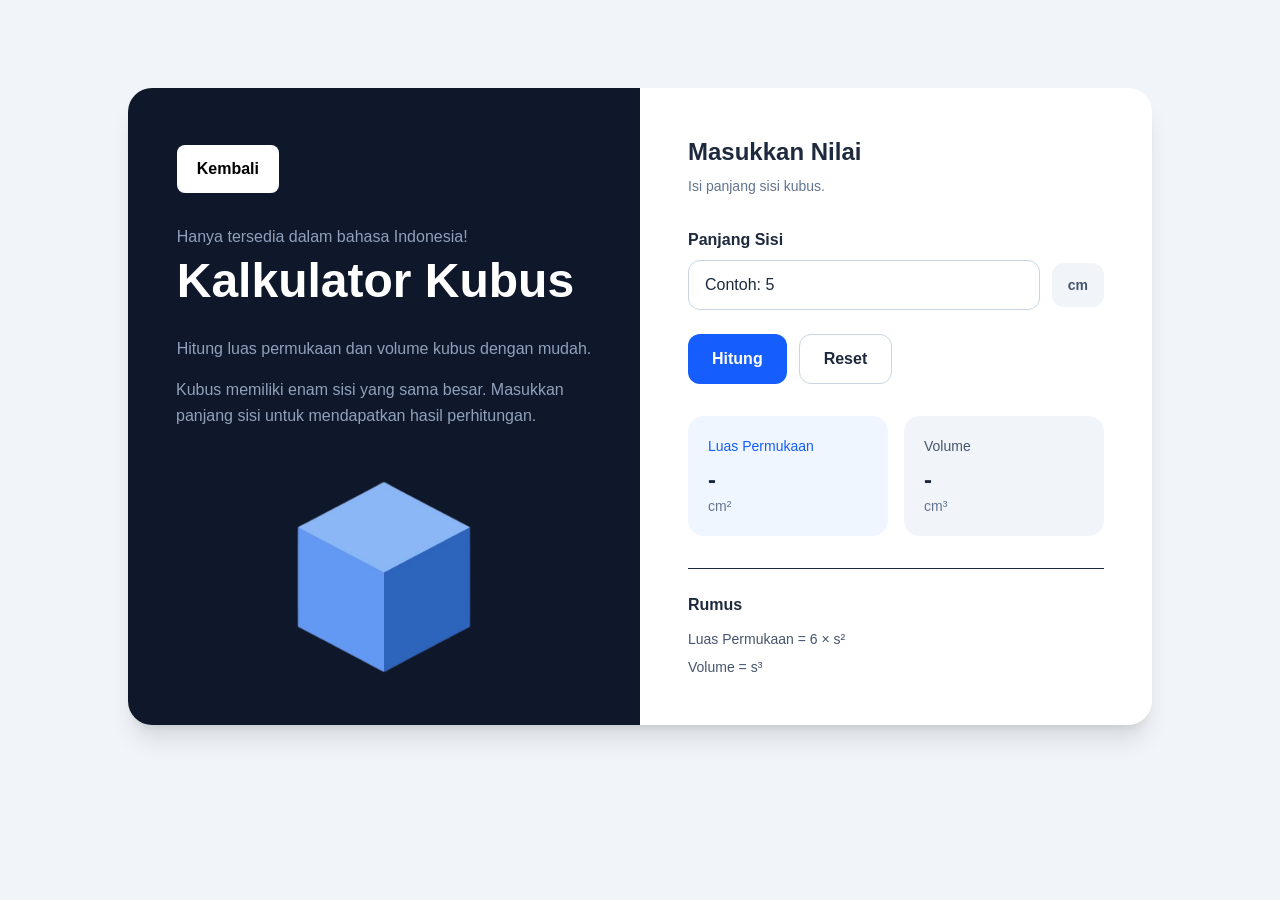
<file: kubus.html>
<!DOCTYPE html>
<html lang="en">
<head>
    <meta charset="UTF-8">
    <meta name="viewport" content="width=device-width, initial-scale=1.0">

    <!-- Tailwind -->
    <link href="./src/output.css" rel="stylesheet">

    <title>Cube Calculator</title>
</head>

<body class="min-h-screen bg-slate-100 text-slate-800">

    <!-- Header -->
    <header class="px-6 pt-10">
    </header>
    <!-- Main -->
    <main class="px-6 py-12">
        <div class="mx-auto max-w-5xl">

             <!-- Bagian kiri -->
            <div class="grid overflow-hidden rounded-3xl bg-white shadow-xl md:grid-cols-2">
                <div class="flex flex-col justify-center bg-slate-900 p-8 text-white md:p-12">
                    <div class="mx-auto max-w-5xl">
                       <a href="index.html"
                             class="mt-2 inline-block mb-8 rounded-lg bg-white px-5 py-3 font-semibold text-black">
                            Kembali</a>
                            <p class="text-slate-400">Hanya tersedia dalam bahasa Indonesia!</p>
                                <h1 class="mt-2 text-4xl font-bold md:text-5xl">
                                   Kalkulator Kubus</h1>
                                         <p class="mt-8 max-w-xl text-slate-400">
                                        Hitung luas permukaan dan volume kubus dengan mudah.</p>
                            </div>
                    </h2>
                    <p class="mt-4 leading-relaxed text-slate-400">
                        Kubus memiliki enam sisi yang sama besar. 
                        Masukkan panjang sisi untuk mendapatkan hasil perhitungan.
                    </p>
                    <!-- Ilustrasi kubus -->
                    <div class="mt- flex justify-center pt-12">
                        <img src="Asset/Kubus.png" class="h-50 w-50"> 
                    </div>

                </div>


                <!-- Bagian kanan -->
                <div class="p-8 md:p-12">

                    <h2 class="text-2xl font-bold">
                        Masukkan Nilai
                    </h2>

                    <p class="mt-2 text-sm text-slate-500">
                        Isi panjang sisi kubus.
                    </p>

                    <!-- Input -->
                    <div class="mt-8">
                        <label for="sisi" class="mb-2 block font-semibold">
                            Panjang Sisi
                        </label>

                        <div class="flex items-center gap-3">
                            <input
                                type="number"
                                id="sisi"
                                placeholder="Contoh: 5"
                                min="0"
                                class="w-full rounded-xl border border-slate-300 px-4 py-3 outline-none transition focus:border-blue-500 focus:ring-2 focus:ring-blue-100"
                            >

                            <span class="rounded-xl bg-slate-100 px-4 py-3 text-sm font-semibold text-slate-600">
                                cm
                            </span>
                        </div>
                    </div>


                    <!-- Tombol -->
                    <div class="mt-6 flex gap-3">
                        <button
                            id="hitungBtn"
                            class="rounded-xl bg-blue-600 px-6 py-3 font-semibold text-white transition hover:bg-blue-700"
                        >
                            Hitung
                        </button>

                        <button
                            id="resetBtn"
                            class="rounded-xl border border-slate-300 px-6 py-3 font-semibold transition hover:bg-slate-100"
                        >
                            Reset
                        </button>
                    </div>


                    <!-- Hasil -->
                    <div class="mt-8 grid gap-4 sm:grid-cols-2">

                        <div class="rounded-2xl bg-blue-50 p-5">
                            <p class="text-sm font-medium text-blue-600">
                                Luas Permukaan
                            </p>

                            <p id="luasHasil" class="mt-2 text-2xl font-bold text-slate-800">
                                -
                            </p>

                            <p class="text-sm text-slate-500">
                                cm²
                            </p>
                        </div>


                        <div class="rounded-2xl bg-slate-100 p-5">
                            <p class="text-sm font-medium text-slate-600">
                                Volume
                            </p>

                            <p id="volumeHasil" class="mt-2 text-2xl font-bold text-slate-800">
                                -
                            </p>

                            <p class="text-sm text-slate-500">
                                cm³
                            </p>
                        </div>

                    </div>


                    <!-- Rumus -->
                    <div class="mt-8 border-t pt-6">
                        <h3 class="font-bold">
                            Rumus
                        </h3>

                        <div class="mt-3 space-y-2 text-sm text-slate-600">
                            <p>Luas Permukaan = 6 × s²</p>
                            <p>Volume = s³</p>
                        </div>
                    </div>

                </div>

            </div>

        </div>
    </main>


    <!-- JavaScript -->
    <script>
        const sisiInput = document.getElementById("sisi");
const hitungBtn = document.getElementById("hitungBtn");
const resetBtn = document.getElementById("resetBtn");

const luasHasil = document.getElementById("luasHasil");
const volumeHasil = document.getElementById("volumeHasil");

hitungBtn.addEventListener("click", function () {

    const sisi = Number(sisiInput.value);

    // Cek input
    if (sisi <= 0) {
        alert("Masukkan panjang sisi yang lebih dari 0.");
        return;
    }

    // Rumus kubus
    const luasPermukaan = 6 * sisi * sisi;
    const volume = sisi * sisi * sisi;

    // Tampilkan hasil
    luasHasil.textContent = luasPermukaan;
    volumeHasil.textContent = volume;
});


resetBtn.addEventListener("click", function () {

    sisiInput.value = "";

    luasHasil.textContent = "-";
    volumeHasil.textContent = "-";

});
    </script>

</body>
</html>
</file>
<file: src/output.css>
/*! tailwindcss v4.3.3 | MIT License | https://tailwindcss.com */
@layer properties;
@layer theme, base, components, utilities;
@layer theme {
  :root, :host {
    --font-sans: -apple-system, BlinkMacSystemFont, "Segoe UI", Roboto, "Helvetica Neue",
      "Noto Sans", Arial, sans-serif, "Apple Color Emoji", "Segoe UI Emoji",
      "Segoe UI Symbol", "Noto Color Emoji";
    --font-mono: ui-monospace, SFMono-Regular, Menlo, Monaco, Consolas, "Liberation Mono",
      "Courier New", monospace;
    --color-blue-50: oklch(97% 0.014 254.604);
    --color-blue-100: oklch(93.2% 0.032 255.585);
    --color-blue-300: oklch(80.9% 0.105 251.813);
    --color-blue-400: oklch(70.7% 0.165 254.624);
    --color-blue-500: oklch(62.3% 0.214 259.815);
    --color-blue-600: oklch(54.6% 0.245 262.881);
    --color-blue-700: oklch(48.8% 0.243 264.376);
    --color-blue-800: oklch(42.4% 0.199 265.638);
    --color-blue-900: oklch(37.9% 0.146 265.522);
    --color-violet-50: oklch(96.9% 0.016 293.756);
    --color-violet-200: oklch(89.4% 0.057 293.283);
    --color-violet-300: oklch(81.1% 0.111 293.571);
    --color-violet-400: oklch(70.2% 0.183 293.541);
    --color-violet-500: oklch(60.6% 0.25 292.717);
    --color-violet-600: oklch(54.1% 0.281 293.009);
    --color-violet-700: oklch(49.1% 0.27 292.581);
    --color-slate-100: oklch(96.8% 0.007 247.896);
    --color-slate-300: oklch(86.9% 0.022 252.894);
    --color-slate-400: oklch(70.4% 0.04 256.788);
    --color-slate-500: oklch(55.4% 0.046 257.417);
    --color-slate-600: oklch(44.6% 0.043 257.281);
    --color-slate-800: oklch(27.9% 0.041 260.031);
    --color-slate-900: oklch(20.8% 0.042 265.755);
    --color-gray-50: oklch(98.5% 0.002 247.839);
    --color-gray-200: oklch(92.8% 0.006 264.531);
    --color-gray-300: oklch(87.2% 0.01 258.338);
    --color-gray-500: oklch(55.1% 0.027 264.364);
    --color-gray-600: oklch(44.6% 0.03 256.802);
    --color-gray-700: oklch(37.3% 0.034 259.733);
    --color-gray-800: oklch(27.8% 0.033 256.848);
    --color-gray-900: oklch(21% 0.034 264.665);
    --color-black: #000;
    --color-white: #fff;
    --spacing: 0.25rem;
    --container-md: 28rem;
    --container-xl: 36rem;
    --container-2xl: 42rem;
    --container-3xl: 48rem;
    --container-4xl: 56rem;
    --container-5xl: 64rem;
    --container-6xl: 72rem;
    --text-xs: 0.75rem;
    --text-xs--line-height: calc(1 / 0.75);
    --text-sm: 0.875rem;
    --text-sm--line-height: calc(1.25 / 0.875);
    --text-base: 1rem;
    --text-base--line-height: calc(1.5 / 1);
    --text-lg: 1.125rem;
    --text-lg--line-height: calc(1.75 / 1.125);
    --text-xl: 1.25rem;
    --text-xl--line-height: calc(1.75 / 1.25);
    --text-2xl: 1.5rem;
    --text-2xl--line-height: calc(2 / 1.5);
    --text-3xl: 1.875rem;
    --text-3xl--line-height: calc(2.25 / 1.875);
    --text-4xl: 2.25rem;
    --text-4xl--line-height: calc(2.5 / 2.25);
    --text-5xl: 3rem;
    --text-5xl--line-height: 1;
    --text-6xl: 3.75rem;
    --text-6xl--line-height: 1;
    --font-weight-medium: 500;
    --font-weight-semibold: 600;
    --font-weight-bold: 700;
    --tracking-tight: -0.025em;
    --tracking-wide: 0.025em;
    --tracking-widest: 0.1em;
    --leading-relaxed: 1.625;
    --radius-lg: 0.5rem;
    --radius-xl: 0.75rem;
    --radius-2xl: 1rem;
    --radius-3xl: 1.5rem;
    --blur-md: 12px;
    --default-transition-duration: 150ms;
    --default-transition-timing-function: cubic-bezier(0.4, 0, 0.2, 1);
    --default-font-family: var(--font-sans);
    --default-mono-font-family: var(--font-mono);
  }
}
@layer base {
  *, ::after, ::before, ::backdrop, ::file-selector-button {
    box-sizing: border-box;
    margin: 0;
    padding: 0;
    border: 0 solid;
  }
  html, :host {
    line-height: 1.5;
    -webkit-text-size-adjust: 100%;
    tab-size: 4;
    font-family: var(--default-font-family, -apple-system, BlinkMacSystemFont, "Segoe UI", Roboto, "Helvetica Neue", "Noto Sans", Arial, sans-serif, "Apple Color Emoji", "Segoe UI Emoji", "Segoe UI Symbol", "Noto Color Emoji");
    font-feature-settings: var(--default-font-feature-settings, normal);
    font-variation-settings: var(--default-font-variation-settings, normal);
    -webkit-tap-highlight-color: transparent;
  }
  hr {
    height: 0;
    color: inherit;
    border-top-width: 1px;
  }
  abbr:where([title]) {
    -webkit-text-decoration: underline dotted;
    text-decoration: underline dotted;
  }
  h1, h2, h3, h4, h5, h6 {
    font-size: inherit;
    font-weight: inherit;
  }
  a {
    color: inherit;
    -webkit-text-decoration: inherit;
    text-decoration: inherit;
  }
  b, strong {
    font-weight: bolder;
  }
  code, kbd, samp, pre {
    font-family: var(--default-mono-font-family, ui-monospace, SFMono-Regular, Menlo, Monaco, Consolas, "Liberation Mono", "Courier New", monospace);
    font-feature-settings: var(--default-mono-font-feature-settings, normal);
    font-variation-settings: var(--default-mono-font-variation-settings, normal);
    font-size: 1em;
  }
  small {
    font-size: 80%;
  }
  sub, sup {
    font-size: 75%;
    line-height: 0;
    position: relative;
    vertical-align: baseline;
  }
  sub {
    bottom: -0.25em;
  }
  sup {
    top: -0.5em;
  }
  table {
    text-indent: 0;
    border-color: inherit;
    border-collapse: collapse;
  }
  :-moz-focusring:where(:not(iframe)) {
    outline: auto;
  }
  progress {
    vertical-align: baseline;
  }
  summary {
    display: list-item;
  }
  ol, ul, menu {
    list-style: none;
  }
  img, svg, video, canvas, audio, iframe, embed, object {
    display: block;
    vertical-align: middle;
  }
  img, video {
    max-width: 100%;
    height: auto;
  }
  button, input, select, optgroup, textarea, ::file-selector-button {
    font: inherit;
    font-feature-settings: inherit;
    font-variation-settings: inherit;
    letter-spacing: inherit;
    color: inherit;
    border-radius: 0;
    background-color: transparent;
    opacity: 1;
  }
  :where(select:is([multiple], [size])) optgroup {
    font-weight: bolder;
  }
  :where(select:is([multiple], [size])) optgroup option {
    padding-inline-start: 20px;
  }
  ::file-selector-button {
    margin-inline-end: 4px;
  }
  ::placeholder {
    opacity: 1;
  }
  @supports (not (-webkit-appearance: -apple-pay-button))  or (contain-intrinsic-size: 1px) {
    ::placeholder {
      color: currentcolor;
      @supports (color: color-mix(in lab, red, red)) {
        color: color-mix(in oklab, currentcolor 50%, transparent);
      }
    }
  }
  textarea {
    resize: vertical;
  }
  ::-webkit-search-decoration {
    -webkit-appearance: none;
  }
  ::-webkit-date-and-time-value {
    min-height: 1lh;
    text-align: inherit;
  }
  ::-webkit-datetime-edit {
    display: inline-flex;
  }
  ::-webkit-datetime-edit-fields-wrapper {
    padding: 0;
  }
  ::-webkit-datetime-edit, ::-webkit-datetime-edit-year-field, ::-webkit-datetime-edit-month-field, ::-webkit-datetime-edit-day-field, ::-webkit-datetime-edit-hour-field, ::-webkit-datetime-edit-minute-field, ::-webkit-datetime-edit-second-field, ::-webkit-datetime-edit-millisecond-field, ::-webkit-datetime-edit-meridiem-field {
    padding-block: 0;
  }
  ::-webkit-calendar-picker-indicator {
    line-height: 1;
  }
  :-moz-ui-invalid {
    box-shadow: none;
  }
  button, input:where([type="button"], [type="reset"], [type="submit"]), ::file-selector-button {
    appearance: button;
  }
  ::-webkit-inner-spin-button, ::-webkit-outer-spin-button {
    height: auto;
  }
  [hidden]:where(:not([hidden="until-found"])) {
    display: none !important;
  }
}
@layer utilities {
  .absolute {
    position: absolute;
  }
  .relative {
    position: relative;
  }
  .sticky {
    position: sticky;
  }
  .-top-4 {
    top: calc(var(--spacing) * -4);
  }
  .-top-5 {
    top: calc(var(--spacing) * -5);
  }
  .top-0 {
    top: 0px;
  }
  .-right-5 {
    right: calc(var(--spacing) * -5);
  }
  .z-50 {
    z-index: 50;
  }
  .m-30 {
    margin: calc(var(--spacing) * 30);
  }
  .mx-auto {
    margin-inline: auto;
  }
  .mt-1 {
    margin-top: var(--spacing);
  }
  .mt-2 {
    margin-top: calc(var(--spacing) * 2);
  }
  .mt-3 {
    margin-top: calc(var(--spacing) * 3);
  }
  .mt-4 {
    margin-top: calc(var(--spacing) * 4);
  }
  .mt-5 {
    margin-top: calc(var(--spacing) * 5);
  }
  .mt-6 {
    margin-top: calc(var(--spacing) * 6);
  }
  .mt-7 {
    margin-top: calc(var(--spacing) * 7);
  }
  .mt-8 {
    margin-top: calc(var(--spacing) * 8);
  }
  .mt-9 {
    margin-top: calc(var(--spacing) * 9);
  }
  .mt-10 {
    margin-top: calc(var(--spacing) * 10);
  }
  .mt-12 {
    margin-top: calc(var(--spacing) * 12);
  }
  .mt-13 {
    margin-top: calc(var(--spacing) * 13);
  }
  .mt-14 {
    margin-top: calc(var(--spacing) * 14);
  }
  .mt-16 {
    margin-top: calc(var(--spacing) * 16);
  }
  .mt-18 {
    margin-top: calc(var(--spacing) * 18);
  }
  .mt-20 {
    margin-top: calc(var(--spacing) * 20);
  }
  .mt-22 {
    margin-top: calc(var(--spacing) * 22);
  }
  .mt-24 {
    margin-top: calc(var(--spacing) * 24);
  }
  .mt-25 {
    margin-top: calc(var(--spacing) * 25);
  }
  .mt-30 {
    margin-top: calc(var(--spacing) * 30);
  }
  .mr-2 {
    margin-right: calc(var(--spacing) * 2);
  }
  .mr-4 {
    margin-right: calc(var(--spacing) * 4);
  }
  .mr-5 {
    margin-right: calc(var(--spacing) * 5);
  }
  .mr-9 {
    margin-right: calc(var(--spacing) * 9);
  }
  .mr-12 {
    margin-right: calc(var(--spacing) * 12);
  }
  .mr-19 {
    margin-right: calc(var(--spacing) * 19);
  }
  .mr-20 {
    margin-right: calc(var(--spacing) * 20);
  }
  .mb-1 {
    margin-bottom: var(--spacing);
  }
  .mb-2 {
    margin-bottom: calc(var(--spacing) * 2);
  }
  .mb-3 {
    margin-bottom: calc(var(--spacing) * 3);
  }
  .mb-4 {
    margin-bottom: calc(var(--spacing) * 4);
  }
  .mb-5 {
    margin-bottom: calc(var(--spacing) * 5);
  }
  .mb-6 {
    margin-bottom: calc(var(--spacing) * 6);
  }
  .mb-7 {
    margin-bottom: calc(var(--spacing) * 7);
  }
  .mb-8 {
    margin-bottom: calc(var(--spacing) * 8);
  }
  .mb-9 {
    margin-bottom: calc(var(--spacing) * 9);
  }
  .mb-10 {
    margin-bottom: calc(var(--spacing) * 10);
  }
  .mb-12 {
    margin-bottom: calc(var(--spacing) * 12);
  }
  .mb-13 {
    margin-bottom: calc(var(--spacing) * 13);
  }
  .mb-14 {
    margin-bottom: calc(var(--spacing) * 14);
  }
  .mb-16 {
    margin-bottom: calc(var(--spacing) * 16);
  }
  .mb-20 {
    margin-bottom: calc(var(--spacing) * 20);
  }
  .mb-24 {
    margin-bottom: calc(var(--spacing) * 24);
  }
  .mb-26 {
    margin-bottom: calc(var(--spacing) * 26);
  }
  .mb-30 {
    margin-bottom: calc(var(--spacing) * 30);
  }
  .mb-35 {
    margin-bottom: calc(var(--spacing) * 35);
  }
  .mb-40 {
    margin-bottom: calc(var(--spacing) * 40);
  }
  .ml-3 {
    margin-left: calc(var(--spacing) * 3);
  }
  .ml-15 {
    margin-left: calc(var(--spacing) * 15);
  }
  .block {
    display: block;
  }
  .flex {
    display: flex;
  }
  .grid {
    display: grid;
  }
  .hidden {
    display: none;
  }
  .inline-block {
    display: inline-block;
  }
  .inline-flex {
    display: inline-flex;
  }
  .table {
    display: table;
  }
  .h-2 {
    height: calc(var(--spacing) * 2);
  }
  .h-15 {
    height: calc(var(--spacing) * 15);
  }
  .h-20 {
    height: calc(var(--spacing) * 20);
  }
  .h-30 {
    height: calc(var(--spacing) * 30);
  }
  .h-32 {
    height: calc(var(--spacing) * 32);
  }
  .h-40 {
    height: calc(var(--spacing) * 40);
  }
  .h-44 {
    height: calc(var(--spacing) * 44);
  }
  .h-50 {
    height: calc(var(--spacing) * 50);
  }
  .h-55 {
    height: calc(var(--spacing) * 55);
  }
  .h-60 {
    height: calc(var(--spacing) * 60);
  }
  .h-100 {
    height: calc(var(--spacing) * 100);
  }
  .h-130 {
    height: calc(var(--spacing) * 130);
  }
  .min-h-screen {
    min-height: 100vh;
  }
  .w-1 {
    width: var(--spacing);
  }
  .w-2 {
    width: calc(var(--spacing) * 2);
  }
  .w-20 {
    width: calc(var(--spacing) * 20);
  }
  .w-32 {
    width: calc(var(--spacing) * 32);
  }
  .w-40 {
    width: calc(var(--spacing) * 40);
  }
  .w-44 {
    width: calc(var(--spacing) * 44);
  }
  .w-50 {
    width: calc(var(--spacing) * 50);
  }
  .w-120 {
    width: calc(var(--spacing) * 120);
  }
  .w-fit {
    width: fit-content;
  }
  .w-full {
    width: 100%;
  }
  .max-w-2xl {
    max-width: var(--container-2xl);
  }
  .max-w-3xl {
    max-width: var(--container-3xl);
  }
  .max-w-4xl {
    max-width: var(--container-4xl);
  }
  .max-w-5xl {
    max-width: var(--container-5xl);
  }
  .max-w-6xl {
    max-width: var(--container-6xl);
  }
  .max-w-md {
    max-width: var(--container-md);
  }
  .max-w-xl {
    max-width: var(--container-xl);
  }
  .border-collapse {
    border-collapse: collapse;
  }
  .-translate-1 {
    --tw-translate-x: calc(var(--spacing) * -1);
    --tw-translate-y: calc(var(--spacing) * -1);
    translate: var(--tw-translate-x) var(--tw-translate-y);
  }
  .-translate-9 {
    --tw-translate-x: calc(var(--spacing) * -9);
    --tw-translate-y: calc(var(--spacing) * -9);
    translate: var(--tw-translate-x) var(--tw-translate-y);
  }
  .rotate-\[-8deg\] {
    rotate: -8deg;
  }
  .resize {
    resize: both;
  }
  .scroll-mt-12 {
    scroll-margin-top: calc(var(--spacing) * 12);
  }
  .scroll-mt-20 {
    scroll-margin-top: calc(var(--spacing) * 20);
  }
  .scroll-mt-24 {
    scroll-margin-top: calc(var(--spacing) * 24);
  }
  .scroll-mt-30 {
    scroll-margin-top: calc(var(--spacing) * 30);
  }
  .scroll-mt-36 {
    scroll-margin-top: calc(var(--spacing) * 36);
  }
  .scroll-mt-40 {
    scroll-margin-top: calc(var(--spacing) * 40);
  }
  .scroll-mt-45 {
    scroll-margin-top: calc(var(--spacing) * 45);
  }
  .grid-cols-2 {
    grid-template-columns: repeat(2, minmax(0, 1fr));
  }
  .grid-cols-\[150px_1fr\] {
    grid-template-columns: 150px 1fr;
  }
  .grid-cols-\[auto_1fr\] {
    grid-template-columns: auto 1fr;
  }
  .flex-col {
    flex-direction: column;
  }
  .items-center {
    align-items: center;
  }
  .items-start {
    align-items: flex-start;
  }
  .justify-between {
    justify-content: space-between;
  }
  .justify-center {
    justify-content: center;
  }
  .gap-2 {
    gap: calc(var(--spacing) * 2);
  }
  .gap-3 {
    gap: calc(var(--spacing) * 3);
  }
  .gap-4 {
    gap: calc(var(--spacing) * 4);
  }
  .gap-5 {
    gap: calc(var(--spacing) * 5);
  }
  .gap-8 {
    gap: calc(var(--spacing) * 8);
  }
  .gap-10 {
    gap: calc(var(--spacing) * 10);
  }
  .gap-12 {
    gap: calc(var(--spacing) * 12);
  }
  :where(.space-y-2 > :not(:last-child)) {
    --tw-space-y-reverse: 0;
    margin-block-start: calc(calc(var(--spacing) * 2) * var(--tw-space-y-reverse));
    margin-block-end: calc(calc(var(--spacing) * 2) * calc(1 - var(--tw-space-y-reverse)));
  }
  :where(.space-y-3 > :not(:last-child)) {
    --tw-space-y-reverse: 0;
    margin-block-start: calc(calc(var(--spacing) * 3) * var(--tw-space-y-reverse));
    margin-block-end: calc(calc(var(--spacing) * 3) * calc(1 - var(--tw-space-y-reverse)));
  }
  :where(.space-y-5 > :not(:last-child)) {
    --tw-space-y-reverse: 0;
    margin-block-start: calc(calc(var(--spacing) * 5) * var(--tw-space-y-reverse));
    margin-block-end: calc(calc(var(--spacing) * 5) * calc(1 - var(--tw-space-y-reverse)));
  }
  .gap-x-6 {
    column-gap: calc(var(--spacing) * 6);
  }
  .gap-y-4 {
    row-gap: calc(var(--spacing) * 4);
  }
  .gap-y-5 {
    row-gap: calc(var(--spacing) * 5);
  }
  .justify-self-center {
    justify-self: center;
  }
  .overflow-hidden {
    overflow: hidden;
  }
  .scroll-smooth {
    scroll-behavior: smooth;
  }
  .rounded {
    border-radius: 0.25rem;
  }
  .rounded-2xl {
    border-radius: var(--radius-2xl);
  }
  .rounded-3xl {
    border-radius: var(--radius-3xl);
  }
  .rounded-full {
    border-radius: calc(infinity * 1px);
  }
  .rounded-lg {
    border-radius: var(--radius-lg);
  }
  .rounded-xl {
    border-radius: var(--radius-xl);
  }
  .border {
    border-style: var(--tw-border-style);
    border-width: 1px;
  }
  .border-4 {
    border-style: var(--tw-border-style);
    border-width: 4px;
  }
  .border-t {
    border-top-style: var(--tw-border-style);
    border-top-width: 1px;
  }
  .border-b {
    border-bottom-style: var(--tw-border-style);
    border-bottom-width: 1px;
  }
  .border-l {
    border-left-style: var(--tw-border-style);
    border-left-width: 1px;
  }
  .border-l-2 {
    border-left-style: var(--tw-border-style);
    border-left-width: 2px;
  }
  .border-blue-300 {
    border-color: var(--color-blue-300);
  }
  .border-blue-400 {
    border-color: var(--color-blue-400);
  }
  .border-gray-200 {
    border-color: var(--color-gray-200);
  }
  .border-gray-300 {
    border-color: var(--color-gray-300);
  }
  .border-gray-900 {
    border-color: var(--color-gray-900);
  }
  .border-slate-300 {
    border-color: var(--color-slate-300);
  }
  .border-transparent {
    border-color: transparent;
  }
  .border-violet-200 {
    border-color: var(--color-violet-200);
  }
  .bg-blue-50 {
    background-color: var(--color-blue-50);
  }
  .bg-blue-100 {
    background-color: var(--color-blue-100);
  }
  .bg-blue-500 {
    background-color: var(--color-blue-500);
  }
  .bg-blue-500\/20 {
    background-color: color-mix(in srgb, oklch(62.3% 0.214 259.815) 20%, transparent);
    @supports (color: color-mix(in lab, red, red)) {
      background-color: color-mix(in oklab, var(--color-blue-500) 20%, transparent);
    }
  }
  .bg-blue-600 {
    background-color: var(--color-blue-600);
  }
  .bg-blue-900 {
    background-color: var(--color-blue-900);
  }
  .bg-gray-50 {
    background-color: var(--color-gray-50);
  }
  .bg-gray-900 {
    background-color: var(--color-gray-900);
  }
  .bg-gray-900\/95 {
    background-color: color-mix(in srgb, oklch(21% 0.034 264.665) 95%, transparent);
    @supports (color: color-mix(in lab, red, red)) {
      background-color: color-mix(in oklab, var(--color-gray-900) 95%, transparent);
    }
  }
  .bg-slate-100 {
    background-color: var(--color-slate-100);
  }
  .bg-slate-900 {
    background-color: var(--color-slate-900);
  }
  .bg-violet-50 {
    background-color: var(--color-violet-50);
  }
  .bg-violet-600 {
    background-color: var(--color-violet-600);
  }
  .bg-white {
    background-color: var(--color-white);
  }
  .bg-gradient-to-br {
    --tw-gradient-position: to bottom right in oklab;
    background-image: linear-gradient(var(--tw-gradient-stops));
  }
  .from-gray-900 {
    --tw-gradient-from: var(--color-gray-900);
    --tw-gradient-stops: var(--tw-gradient-via-stops, var(--tw-gradient-position), var(--tw-gradient-from) var(--tw-gradient-from-position), var(--tw-gradient-to) var(--tw-gradient-to-position));
  }
  .to-violet-700 {
    --tw-gradient-to: var(--color-violet-700);
    --tw-gradient-stops: var(--tw-gradient-via-stops, var(--tw-gradient-position), var(--tw-gradient-from) var(--tw-gradient-from-position), var(--tw-gradient-to) var(--tw-gradient-to-position));
  }
  .object-cover {
    object-fit: cover;
  }
  .p-2 {
    padding: calc(var(--spacing) * 2);
  }
  .p-3 {
    padding: calc(var(--spacing) * 3);
  }
  .p-5 {
    padding: calc(var(--spacing) * 5);
  }
  .p-6 {
    padding: calc(var(--spacing) * 6);
  }
  .p-7 {
    padding: calc(var(--spacing) * 7);
  }
  .p-8 {
    padding: calc(var(--spacing) * 8);
  }
  .px-2 {
    padding-inline: calc(var(--spacing) * 2);
  }
  .px-3 {
    padding-inline: calc(var(--spacing) * 3);
  }
  .px-4 {
    padding-inline: calc(var(--spacing) * 4);
  }
  .px-5 {
    padding-inline: calc(var(--spacing) * 5);
  }
  .px-6 {
    padding-inline: calc(var(--spacing) * 6);
  }
  .px-10 {
    padding-inline: calc(var(--spacing) * 10);
  }
  .px-12 {
    padding-inline: calc(var(--spacing) * 12);
  }
  .px-14 {
    padding-inline: calc(var(--spacing) * 14);
  }
  .px-18 {
    padding-inline: calc(var(--spacing) * 18);
  }
  .px-20 {
    padding-inline: calc(var(--spacing) * 20);
  }
  .px-30 {
    padding-inline: calc(var(--spacing) * 30);
  }
  .py-1 {
    padding-block: var(--spacing);
  }
  .py-2 {
    padding-block: calc(var(--spacing) * 2);
  }
  .py-2\.5 {
    padding-block: calc(var(--spacing) * 2.5);
  }
  .py-3 {
    padding-block: calc(var(--spacing) * 3);
  }
  .py-4 {
    padding-block: calc(var(--spacing) * 4);
  }
  .py-5 {
    padding-block: calc(var(--spacing) * 5);
  }
  .py-6 {
    padding-block: calc(var(--spacing) * 6);
  }
  .py-7 {
    padding-block: calc(var(--spacing) * 7);
  }
  .py-8 {
    padding-block: calc(var(--spacing) * 8);
  }
  .py-9 {
    padding-block: calc(var(--spacing) * 9);
  }
  .py-10 {
    padding-block: calc(var(--spacing) * 10);
  }
  .py-12 {
    padding-block: calc(var(--spacing) * 12);
  }
  .py-14 {
    padding-block: calc(var(--spacing) * 14);
  }
  .py-15 {
    padding-block: calc(var(--spacing) * 15);
  }
  .py-16 {
    padding-block: calc(var(--spacing) * 16);
  }
  .py-17 {
    padding-block: calc(var(--spacing) * 17);
  }
  .py-18 {
    padding-block: calc(var(--spacing) * 18);
  }
  .py-19 {
    padding-block: calc(var(--spacing) * 19);
  }
  .py-20 {
    padding-block: calc(var(--spacing) * 20);
  }
  .py-22 {
    padding-block: calc(var(--spacing) * 22);
  }
  .py-23 {
    padding-block: calc(var(--spacing) * 23);
  }
  .py-24 {
    padding-block: calc(var(--spacing) * 24);
  }
  .py-25 {
    padding-block: calc(var(--spacing) * 25);
  }
  .py-26 {
    padding-block: calc(var(--spacing) * 26);
  }
  .py-28 {
    padding-block: calc(var(--spacing) * 28);
  }
  .py-245 {
    padding-block: calc(var(--spacing) * 245);
  }
  .pt-2 {
    padding-top: calc(var(--spacing) * 2);
  }
  .pt-4 {
    padding-top: calc(var(--spacing) * 4);
  }
  .pt-6 {
    padding-top: calc(var(--spacing) * 6);
  }
  .pt-7 {
    padding-top: calc(var(--spacing) * 7);
  }
  .pt-8 {
    padding-top: calc(var(--spacing) * 8);
  }
  .pt-9 {
    padding-top: calc(var(--spacing) * 9);
  }
  .pt-10 {
    padding-top: calc(var(--spacing) * 10);
  }
  .pt-12 {
    padding-top: calc(var(--spacing) * 12);
  }
  .pt-16 {
    padding-top: calc(var(--spacing) * 16);
  }
  .pt-18 {
    padding-top: calc(var(--spacing) * 18);
  }
  .pt-20 {
    padding-top: calc(var(--spacing) * 20);
  }
  .pb-14 {
    padding-bottom: calc(var(--spacing) * 14);
  }
  .pb-25 {
    padding-bottom: calc(var(--spacing) * 25);
  }
  .pl-4 {
    padding-left: calc(var(--spacing) * 4);
  }
  .text-center {
    text-align: center;
  }
  .text-2xl {
    font-size: var(--text-2xl);
    line-height: var(--tw-leading, var(--text-2xl--line-height));
  }
  .text-3xl {
    font-size: var(--text-3xl);
    line-height: var(--tw-leading, var(--text-3xl--line-height));
  }
  .text-4xl {
    font-size: var(--text-4xl);
    line-height: var(--tw-leading, var(--text-4xl--line-height));
  }
  .text-6xl {
    font-size: var(--text-6xl);
    line-height: var(--tw-leading, var(--text-6xl--line-height));
  }
  .text-base {
    font-size: var(--text-base);
    line-height: var(--tw-leading, var(--text-base--line-height));
  }
  .text-lg {
    font-size: var(--text-lg);
    line-height: var(--tw-leading, var(--text-lg--line-height));
  }
  .text-sm {
    font-size: var(--text-sm);
    line-height: var(--tw-leading, var(--text-sm--line-height));
  }
  .text-xl {
    font-size: var(--text-xl);
    line-height: var(--tw-leading, var(--text-xl--line-height));
  }
  .text-xs {
    font-size: var(--text-xs);
    line-height: var(--tw-leading, var(--text-xs--line-height));
  }
  .leading-relaxed {
    --tw-leading: var(--leading-relaxed);
    line-height: var(--leading-relaxed);
  }
  .font-bold {
    --tw-font-weight: var(--font-weight-bold);
    font-weight: var(--font-weight-bold);
  }
  .font-medium {
    --tw-font-weight: var(--font-weight-medium);
    font-weight: var(--font-weight-medium);
  }
  .font-semibold {
    --tw-font-weight: var(--font-weight-semibold);
    font-weight: var(--font-weight-semibold);
  }
  .tracking-\[0\.25em\] {
    --tw-tracking: 0.25em;
    letter-spacing: 0.25em;
  }
  .tracking-tight {
    --tw-tracking: var(--tracking-tight);
    letter-spacing: var(--tracking-tight);
  }
  .tracking-wide {
    --tw-tracking: var(--tracking-wide);
    letter-spacing: var(--tracking-wide);
  }
  .tracking-widest {
    --tw-tracking: var(--tracking-widest);
    letter-spacing: var(--tracking-widest);
  }
  .text-black {
    color: var(--color-black);
  }
  .text-blue-300 {
    color: var(--color-blue-300);
  }
  .text-blue-600 {
    color: var(--color-blue-600);
  }
  .text-gray-500 {
    color: var(--color-gray-500);
  }
  .text-gray-600 {
    color: var(--color-gray-600);
  }
  .text-gray-700 {
    color: var(--color-gray-700);
  }
  .text-gray-900 {
    color: var(--color-gray-900);
  }
  .text-slate-400 {
    color: var(--color-slate-400);
  }
  .text-slate-500 {
    color: var(--color-slate-500);
  }
  .text-slate-600 {
    color: var(--color-slate-600);
  }
  .text-slate-800 {
    color: var(--color-slate-800);
  }
  .text-violet-600 {
    color: var(--color-violet-600);
  }
  .text-violet-700 {
    color: var(--color-violet-700);
  }
  .text-white {
    color: var(--color-white);
  }
  .uppercase {
    text-transform: uppercase;
  }
  .underline {
    text-decoration-line: underline;
  }
  .antialiased {
    -webkit-font-smoothing: antialiased;
    -moz-osx-font-smoothing: grayscale;
  }
  .shadow {
    --tw-shadow: 0 1px 3px 0 var(--tw-shadow-color, rgb(0 0 0 / 0.1)), 0 1px 2px -1px var(--tw-shadow-color, rgb(0 0 0 / 0.1));
    box-shadow: var(--tw-inset-shadow), var(--tw-inset-ring-shadow), var(--tw-ring-offset-shadow), var(--tw-ring-shadow), var(--tw-shadow);
  }
  .shadow-lg {
    --tw-shadow: 0 10px 15px -3px var(--tw-shadow-color, rgb(0 0 0 / 0.1)), 0 4px 6px -4px var(--tw-shadow-color, rgb(0 0 0 / 0.1));
    box-shadow: var(--tw-inset-shadow), var(--tw-inset-ring-shadow), var(--tw-ring-offset-shadow), var(--tw-ring-shadow), var(--tw-shadow);
  }
  .shadow-md {
    --tw-shadow: 0 4px 6px -1px var(--tw-shadow-color, rgb(0 0 0 / 0.1)), 0 2px 4px -2px var(--tw-shadow-color, rgb(0 0 0 / 0.1));
    box-shadow: var(--tw-inset-shadow), var(--tw-inset-ring-shadow), var(--tw-ring-offset-shadow), var(--tw-ring-shadow), var(--tw-shadow);
  }
  .shadow-sm {
    --tw-shadow: 0 1px 3px 0 var(--tw-shadow-color, rgb(0 0 0 / 0.1)), 0 1px 2px -1px var(--tw-shadow-color, rgb(0 0 0 / 0.1));
    box-shadow: var(--tw-inset-shadow), var(--tw-inset-ring-shadow), var(--tw-ring-offset-shadow), var(--tw-ring-shadow), var(--tw-shadow);
  }
  .shadow-xl {
    --tw-shadow: 0 20px 25px -5px var(--tw-shadow-color, rgb(0 0 0 / 0.1)), 0 8px 10px -6px var(--tw-shadow-color, rgb(0 0 0 / 0.1));
    box-shadow: var(--tw-inset-shadow), var(--tw-inset-ring-shadow), var(--tw-ring-offset-shadow), var(--tw-ring-shadow), var(--tw-shadow);
  }
  .outline {
    outline-style: var(--tw-outline-style);
    outline-width: 1px;
  }
  .backdrop-blur-md {
    --tw-backdrop-blur: blur(var(--blur-md));
    -webkit-backdrop-filter: var(--tw-backdrop-blur,) var(--tw-backdrop-brightness,) var(--tw-backdrop-contrast,) var(--tw-backdrop-grayscale,) var(--tw-backdrop-hue-rotate,) var(--tw-backdrop-invert,) var(--tw-backdrop-opacity,) var(--tw-backdrop-saturate,) var(--tw-backdrop-sepia,);
    backdrop-filter: var(--tw-backdrop-blur,) var(--tw-backdrop-brightness,) var(--tw-backdrop-contrast,) var(--tw-backdrop-grayscale,) var(--tw-backdrop-hue-rotate,) var(--tw-backdrop-invert,) var(--tw-backdrop-opacity,) var(--tw-backdrop-saturate,) var(--tw-backdrop-sepia,);
  }
  .backdrop-filter {
    -webkit-backdrop-filter: var(--tw-backdrop-blur,) var(--tw-backdrop-brightness,) var(--tw-backdrop-contrast,) var(--tw-backdrop-grayscale,) var(--tw-backdrop-hue-rotate,) var(--tw-backdrop-invert,) var(--tw-backdrop-opacity,) var(--tw-backdrop-saturate,) var(--tw-backdrop-sepia,);
    backdrop-filter: var(--tw-backdrop-blur,) var(--tw-backdrop-brightness,) var(--tw-backdrop-contrast,) var(--tw-backdrop-grayscale,) var(--tw-backdrop-hue-rotate,) var(--tw-backdrop-invert,) var(--tw-backdrop-opacity,) var(--tw-backdrop-saturate,) var(--tw-backdrop-sepia,);
  }
  .transition {
    transition-property: color, background-color, border-color, outline-color, text-decoration-color, fill, stroke, --tw-gradient-from, --tw-gradient-via, --tw-gradient-to, opacity, box-shadow, transform, translate, scale, rotate, filter, -webkit-backdrop-filter, backdrop-filter, display, content-visibility, overlay, pointer-events;
    transition-timing-function: var(--tw-ease, var(--default-transition-timing-function));
    transition-duration: var(--tw-duration, var(--default-transition-duration));
  }
  .duration-300 {
    --tw-duration: 300ms;
    transition-duration: 300ms;
  }
  .duration-500 {
    --tw-duration: 500ms;
    transition-duration: 500ms;
  }
  .duration-700 {
    --tw-duration: 700ms;
    transition-duration: 700ms;
  }
  .outline-none {
    --tw-outline-style: none;
    outline-style: none;
  }
  .text-shadow-lg {
    text-shadow: 0px 1px 2px var(--tw-text-shadow-color, rgb(0 0 0 / 0.1)), 0px 3px 2px var(--tw-text-shadow-color, rgb(0 0 0 / 0.1)), 0px 4px 8px var(--tw-text-shadow-color, rgb(0 0 0 / 0.1));
  }
  @media (hover: hover) {
    .group-hover\:translate-x-1:is(:where(.group):hover *) {
      --tw-translate-x: var(--spacing);
      translate: var(--tw-translate-x) var(--tw-translate-y);
    }
    .group-hover\:translate-x-2:is(:where(.group):hover *) {
      --tw-translate-x: calc(var(--spacing) * 2);
      translate: var(--tw-translate-x) var(--tw-translate-y);
    }
    .group-hover\:-translate-y-1:is(:where(.group):hover *) {
      --tw-translate-y: calc(var(--spacing) * -1);
      translate: var(--tw-translate-x) var(--tw-translate-y);
    }
    .group-hover\:scale-110:is(:where(.group):hover *) {
      --tw-scale-x: 110%;
      --tw-scale-y: 110%;
      --tw-scale-z: 110%;
      scale: var(--tw-scale-x) var(--tw-scale-y);
    }
    .group-hover\:scale-125:is(:where(.group):hover *) {
      --tw-scale-x: 125%;
      --tw-scale-y: 125%;
      --tw-scale-z: 125%;
      scale: var(--tw-scale-x) var(--tw-scale-y);
    }
    .group-hover\:text-violet-700:is(:where(.group):hover *) {
      color: var(--color-violet-700);
    }
    .hover\:-translate-y-1:hover {
      --tw-translate-y: calc(var(--spacing) * -1);
      translate: var(--tw-translate-x) var(--tw-translate-y);
    }
    .hover\:-translate-y-2:hover {
      --tw-translate-y: calc(var(--spacing) * -2);
      translate: var(--tw-translate-x) var(--tw-translate-y);
    }
    .hover\:scale-105:hover {
      --tw-scale-x: 105%;
      --tw-scale-y: 105%;
      --tw-scale-z: 105%;
      scale: var(--tw-scale-x) var(--tw-scale-y);
    }
    .hover\:scale-\[1\.02\]:hover {
      scale: 1.02;
    }
    .hover\:border-gray-900:hover {
      border-color: var(--color-gray-900);
    }
    .hover\:border-violet-300:hover {
      border-color: var(--color-violet-300);
    }
    .hover\:border-violet-500:hover {
      border-color: var(--color-violet-500);
    }
    .hover\:border-violet-700:hover {
      border-color: var(--color-violet-700);
    }
    .hover\:bg-blue-700:hover {
      background-color: var(--color-blue-700);
    }
    .hover\:bg-blue-800:hover {
      background-color: var(--color-blue-800);
    }
    .hover\:bg-gray-200:hover {
      background-color: var(--color-gray-200);
    }
    .hover\:bg-gray-700:hover {
      background-color: var(--color-gray-700);
    }
    .hover\:bg-gray-800:hover {
      background-color: var(--color-gray-800);
    }
    .hover\:bg-slate-100:hover {
      background-color: var(--color-slate-100);
    }
    .hover\:bg-violet-200:hover {
      background-color: var(--color-violet-200);
    }
    .hover\:bg-violet-700:hover {
      background-color: var(--color-violet-700);
    }
    .hover\:pl-2:hover {
      padding-left: calc(var(--spacing) * 2);
    }
    .hover\:text-gray-300:hover {
      color: var(--color-gray-300);
    }
    .hover\:text-violet-400:hover {
      color: var(--color-violet-400);
    }
    .hover\:text-violet-700:hover {
      color: var(--color-violet-700);
    }
    .hover\:shadow-2xl:hover {
      --tw-shadow: 0 25px 50px -12px var(--tw-shadow-color, rgb(0 0 0 / 0.25));
      box-shadow: var(--tw-inset-shadow), var(--tw-inset-ring-shadow), var(--tw-ring-offset-shadow), var(--tw-ring-shadow), var(--tw-shadow);
    }
    .hover\:shadow-lg:hover {
      --tw-shadow: 0 10px 15px -3px var(--tw-shadow-color, rgb(0 0 0 / 0.1)), 0 4px 6px -4px var(--tw-shadow-color, rgb(0 0 0 / 0.1));
      box-shadow: var(--tw-inset-shadow), var(--tw-inset-ring-shadow), var(--tw-ring-offset-shadow), var(--tw-ring-shadow), var(--tw-shadow);
    }
    .hover\:shadow-md:hover {
      --tw-shadow: 0 4px 6px -1px var(--tw-shadow-color, rgb(0 0 0 / 0.1)), 0 2px 4px -2px var(--tw-shadow-color, rgb(0 0 0 / 0.1));
      box-shadow: var(--tw-inset-shadow), var(--tw-inset-ring-shadow), var(--tw-ring-offset-shadow), var(--tw-ring-shadow), var(--tw-shadow);
    }
    .hover\:shadow-xl:hover {
      --tw-shadow: 0 20px 25px -5px var(--tw-shadow-color, rgb(0 0 0 / 0.1)), 0 8px 10px -6px var(--tw-shadow-color, rgb(0 0 0 / 0.1));
      box-shadow: var(--tw-inset-shadow), var(--tw-inset-ring-shadow), var(--tw-ring-offset-shadow), var(--tw-ring-shadow), var(--tw-shadow);
    }
  }
  .focus\:border-blue-500:focus {
    border-color: var(--color-blue-500);
  }
  .focus\:border-gray-600:focus {
    border-color: var(--color-gray-600);
  }
  .focus\:ring-2:focus {
    --tw-ring-shadow: var(--tw-ring-inset,) 0 0 0 calc(2px + var(--tw-ring-offset-width)) var(--tw-ring-color, currentcolor);
    box-shadow: var(--tw-inset-shadow), var(--tw-inset-ring-shadow), var(--tw-ring-offset-shadow), var(--tw-ring-shadow), var(--tw-shadow);
  }
  .focus\:ring-blue-100:focus {
    --tw-ring-color: var(--color-blue-100);
  }
  .focus\:ring-gray-200:focus {
    --tw-ring-color: var(--color-gray-200);
  }
  @media (width >= 40rem) {
    .sm\:flex {
      display: flex;
    }
    .sm\:grid-cols-2 {
      grid-template-columns: repeat(2, minmax(0, 1fr));
    }
    .sm\:grid-cols-3 {
      grid-template-columns: repeat(3, minmax(0, 1fr));
    }
  }
  @media (width >= 48rem) {
    .md\:h-64 {
      height: calc(var(--spacing) * 64);
    }
    .md\:h-68 {
      height: calc(var(--spacing) * 68);
    }
    .md\:w-64 {
      width: calc(var(--spacing) * 64);
    }
    .md\:w-68 {
      width: calc(var(--spacing) * 68);
    }
    .md\:grid-cols-2 {
      grid-template-columns: repeat(2, minmax(0, 1fr));
    }
    .md\:grid-cols-\[1\.3fr_1fr\] {
      grid-template-columns: 1.3fr 1fr;
    }
    .md\:p-12 {
      padding: calc(var(--spacing) * 12);
    }
    .md\:pt-20 {
      padding-top: calc(var(--spacing) * 20);
    }
    .md\:pb-20 {
      padding-bottom: calc(var(--spacing) * 20);
    }
    .md\:text-4xl {
      font-size: var(--text-4xl);
      line-height: var(--tw-leading, var(--text-4xl--line-height));
    }
    .md\:text-5xl {
      font-size: var(--text-5xl);
      line-height: var(--tw-leading, var(--text-5xl--line-height));
    }
  }
}
@property --tw-translate-x {
  syntax: "*";
  inherits: false;
  initial-value: 0;
}
@property --tw-translate-y {
  syntax: "*";
  inherits: false;
  initial-value: 0;
}
@property --tw-translate-z {
  syntax: "*";
  inherits: false;
  initial-value: 0;
}
@property --tw-space-y-reverse {
  syntax: "*";
  inherits: false;
  initial-value: 0;
}
@property --tw-border-style {
  syntax: "*";
  inherits: false;
  initial-value: solid;
}
@property --tw-gradient-position {
  syntax: "*";
  inherits: false;
}
@property --tw-gradient-from {
  syntax: "<color>";
  inherits: false;
  initial-value: #0000;
}
@property --tw-gradient-via {
  syntax: "<color>";
  inherits: false;
  initial-value: #0000;
}
@property --tw-gradient-to {
  syntax: "<color>";
  inherits: false;
  initial-value: #0000;
}
@property --tw-gradient-stops {
  syntax: "*";
  inherits: false;
}
@property --tw-gradient-via-stops {
  syntax: "*";
  inherits: false;
}
@property --tw-gradient-from-position {
  syntax: "<length-percentage>";
  inherits: false;
  initial-value: 0%;
}
@property --tw-gradient-via-position {
  syntax: "<length-percentage>";
  inherits: false;
  initial-value: 50%;
}
@property --tw-gradient-to-position {
  syntax: "<length-percentage>";
  inherits: false;
  initial-value: 100%;
}
@property --tw-leading {
  syntax: "*";
  inherits: false;
}
@property --tw-font-weight {
  syntax: "*";
  inherits: false;
}
@property --tw-tracking {
  syntax: "*";
  inherits: false;
}
@property --tw-shadow {
  syntax: "*";
  inherits: false;
  initial-value: 0 0 #0000;
}
@property --tw-shadow-color {
  syntax: "*";
  inherits: false;
}
@property --tw-shadow-alpha {
  syntax: "<percentage>";
  inherits: false;
  initial-value: 100%;
}
@property --tw-inset-shadow {
  syntax: "*";
  inherits: false;
  initial-value: 0 0 #0000;
}
@property --tw-inset-shadow-color {
  syntax: "*";
  inherits: false;
}
@property --tw-inset-shadow-alpha {
  syntax: "<percentage>";
  inherits: false;
  initial-value: 100%;
}
@property --tw-ring-color {
  syntax: "*";
  inherits: false;
}
@property --tw-ring-shadow {
  syntax: "*";
  inherits: false;
  initial-value: 0 0 #0000;
}
@property --tw-inset-ring-color {
  syntax: "*";
  inherits: false;
}
@property --tw-inset-ring-shadow {
  syntax: "*";
  inherits: false;
  initial-value: 0 0 #0000;
}
@property --tw-ring-inset {
  syntax: "*";
  inherits: false;
}
@property --tw-ring-offset-width {
  syntax: "<length>";
  inherits: false;
  initial-value: 0px;
}
@property --tw-ring-offset-color {
  syntax: "*";
  inherits: false;
  initial-value: #fff;
}
@property --tw-ring-offset-shadow {
  syntax: "*";
  inherits: false;
  initial-value: 0 0 #0000;
}
@property --tw-outline-style {
  syntax: "*";
  inherits: false;
  initial-value: solid;
}
@property --tw-backdrop-blur {
  syntax: "*";
  inherits: false;
}
@property --tw-backdrop-brightness {
  syntax: "*";
  inherits: false;
}
@property --tw-backdrop-contrast {
  syntax: "*";
  inherits: false;
}
@property --tw-backdrop-grayscale {
  syntax: "*";
  inherits: false;
}
@property --tw-backdrop-hue-rotate {
  syntax: "*";
  inherits: false;
}
@property --tw-backdrop-invert {
  syntax: "*";
  inherits: false;
}
@property --tw-backdrop-opacity {
  syntax: "*";
  inherits: false;
}
@property --tw-backdrop-saturate {
  syntax: "*";
  inherits: false;
}
@property --tw-backdrop-sepia {
  syntax: "*";
  inherits: false;
}
@property --tw-duration {
  syntax: "*";
  inherits: false;
}
@property --tw-text-shadow-color {
  syntax: "*";
  inherits: false;
}
@property --tw-text-shadow-alpha {
  syntax: "<percentage>";
  inherits: false;
  initial-value: 100%;
}
@property --tw-scale-x {
  syntax: "*";
  inherits: false;
  initial-value: 1;
}
@property --tw-scale-y {
  syntax: "*";
  inherits: false;
  initial-value: 1;
}
@property --tw-scale-z {
  syntax: "*";
  inherits: false;
  initial-value: 1;
}
@layer properties {
  @supports ((-webkit-hyphens: none) and (not (margin-trim: inline))) or ((-moz-orient: inline) and (not (color:rgb(from red r g b)))) {
    *, ::before, ::after, ::backdrop {
      --tw-translate-x: 0;
      --tw-translate-y: 0;
      --tw-translate-z: 0;
      --tw-space-y-reverse: 0;
      --tw-border-style: solid;
      --tw-gradient-position: initial;
      --tw-gradient-from: #0000;
      --tw-gradient-via: #0000;
      --tw-gradient-to: #0000;
      --tw-gradient-stops: initial;
      --tw-gradient-via-stops: initial;
      --tw-gradient-from-position: 0%;
      --tw-gradient-via-position: 50%;
      --tw-gradient-to-position: 100%;
      --tw-leading: initial;
      --tw-font-weight: initial;
      --tw-tracking: initial;
      --tw-shadow: 0 0 #0000;
      --tw-shadow-color: initial;
      --tw-shadow-alpha: 100%;
      --tw-inset-shadow: 0 0 #0000;
      --tw-inset-shadow-color: initial;
      --tw-inset-shadow-alpha: 100%;
      --tw-ring-color: initial;
      --tw-ring-shadow: 0 0 #0000;
      --tw-inset-ring-color: initial;
      --tw-inset-ring-shadow: 0 0 #0000;
      --tw-ring-inset: initial;
      --tw-ring-offset-width: 0px;
      --tw-ring-offset-color: #fff;
      --tw-ring-offset-shadow: 0 0 #0000;
      --tw-outline-style: solid;
      --tw-backdrop-blur: initial;
      --tw-backdrop-brightness: initial;
      --tw-backdrop-contrast: initial;
      --tw-backdrop-grayscale: initial;
      --tw-backdrop-hue-rotate: initial;
      --tw-backdrop-invert: initial;
      --tw-backdrop-opacity: initial;
      --tw-backdrop-saturate: initial;
      --tw-backdrop-sepia: initial;
      --tw-duration: initial;
      --tw-text-shadow-color: initial;
      --tw-text-shadow-alpha: 100%;
      --tw-scale-x: 1;
      --tw-scale-y: 1;
      --tw-scale-z: 1;
    }
  }
}
</file>
